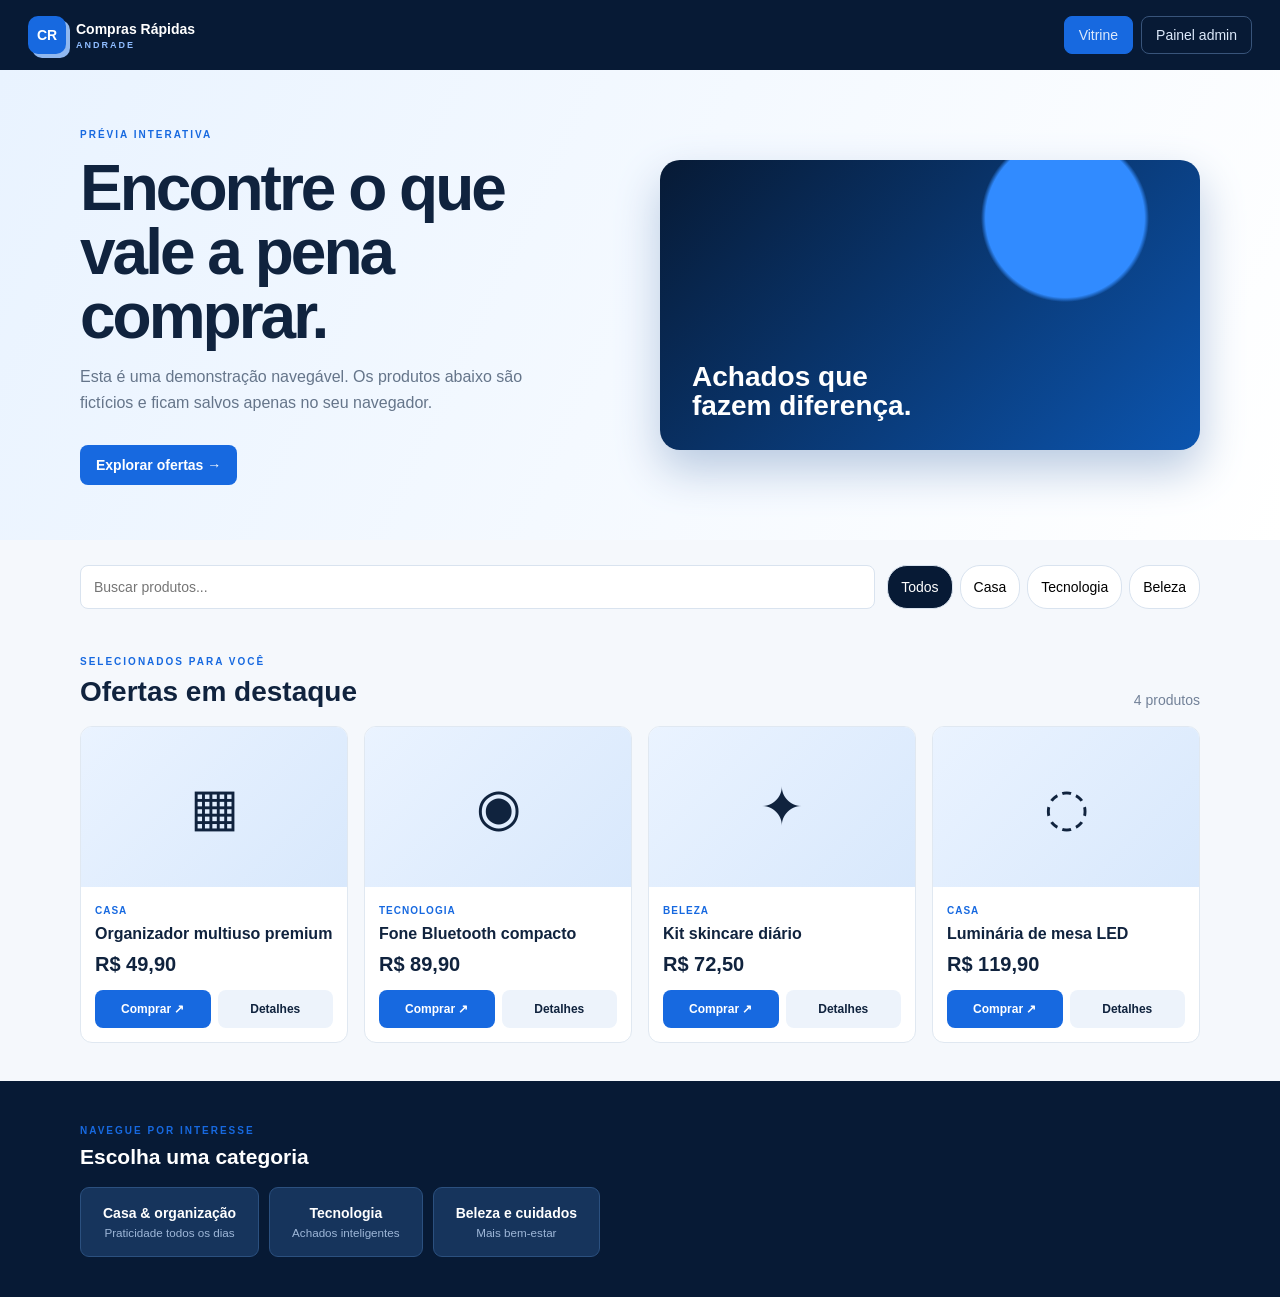
<file: demo.html>
<!doctype html>
<html lang="pt-BR">
<head>
<meta charset="utf-8"><meta name="viewport" content="width=device-width,initial-scale=1">
<title>Demo — Compras Rápidas Andrade</title>
<style>
*{box-sizing:border-box}body{margin:0;background:#f5f8fc;color:#10233e;font:14px Arial,sans-serif}button,input,textarea,select{font:inherit}button{cursor:pointer}.top{height:70px;background:#071a35;color:#fff;display:flex;align-items:center;justify-content:space-between;padding:0 28px}.logo{display:flex;align-items:center;gap:10px;font-weight:700}.logo b{display:grid;place-items:center;width:38px;height:38px;border-radius:10px;background:#1769e0;box-shadow:4px 4px #91b8ef}.top small{display:block;color:#8ebcff;font-size:9px;letter-spacing:2px;margin-top:3px}.tabs{display:flex;gap:8px}.tabs button{border:1px solid #38547a;border-radius:8px;padding:10px 14px;background:transparent;color:#dce9fb}.tabs button.active,.tabs button:hover{background:#1769e0;border-color:#1769e0}.view{display:none}.view.active{display:block}.wrap{width:min(1120px,calc(100% - 32px));margin:auto}.hero{padding:55px 0;background:linear-gradient(115deg,#e9f3ff,#fff)}.hero-grid{display:grid;grid-template-columns:1fr 1fr;gap:40px;align-items:center}.eyebrow{color:#1769e0;font-size:10px;letter-spacing:2px;font-weight:700}.hero h1{font-size:clamp(38px,5vw,65px);line-height:1;letter-spacing:-3px;margin:15px 0}.hero p{color:#65758a;font-size:16px;line-height:1.6;max-width:490px}.hero-art{height:290px;border-radius:20px;background:radial-gradient(circle at 75% 20%,#318bff 0 17%,transparent 18%),linear-gradient(135deg,#071a35,#0c55af);position:relative;overflow:hidden;box-shadow:0 20px 45px #b9cae1}.hero-art:after{content:'Achados que\A fazem diferença.';white-space:pre;position:absolute;left:32px;bottom:30px;color:#fff;font-size:28px;font-weight:700;line-height:1.02}.button{border:0;border-radius:8px;padding:12px 16px;font-weight:700}.primary{background:#1769e0;color:#fff}.ghost{background:#edf3fb;color:#10233e}.hero .button{margin-top:14px}.toolbar{padding:25px 0 5px;display:flex;gap:12px}.search{flex:1;border:1px solid #d9e3ef;border-radius:8px;padding:13px}.chips{display:flex;gap:7px;flex-wrap:wrap}.chip{border:1px solid #d9e3ef;background:#fff;border-radius:20px;padding:9px 13px}.chip.active{background:#071a35;color:#fff}.section{padding:38px 0}.heading{display:flex;justify-content:space-between;align-items:end;margin-bottom:18px}.heading h2{margin:8px 0 0;font-size:28px}.count{color:#728198}.grid{display:grid;grid-template-columns:repeat(4,1fr);gap:16px}.card{background:#fff;border:1px solid #e0e8f1;border-radius:12px;overflow:hidden;transition:.2s}.card:hover{transform:translateY(-4px);box-shadow:0 16px 35px #d9e3ef}.pic{height:160px;display:grid;place-items:center;background:linear-gradient(135deg,#eaf3ff,#d8e8fc);font-size:52px}.info{padding:14px}.tag{font-size:10px;color:#1769e0;text-transform:uppercase;letter-spacing:1px;font-weight:700}.info h3{margin:8px 0 10px;font-size:16px}.price{display:flex;align-items:baseline;gap:7px}.price b{font-size:20px}.old{text-decoration:line-through;color:#98a7b8;font-size:11px}.actions{display:flex;gap:7px;margin-top:14px}.actions button{flex:1;font-size:12px}.dark{background:#071a35;color:#fff;padding:40px 0}.dark h2{margin-top:8px}.category-list{display:flex;gap:10px;flex-wrap:wrap;margin-top:18px}.category{padding:17px 22px;background:#16345c;border:1px solid #2b507f;border-radius:9px;color:#fff}.category small{display:block;color:#9eb7d8;margin-top:5px}.admin{padding:35px 0}.adminbar{display:flex;justify-content:space-between;align-items:center;margin-bottom:22px}.adminbar h1{margin:8px 0 0;font-size:32px}.stats{display:grid;grid-template-columns:repeat(3,1fr);gap:12px;margin-bottom:18px}.stat{background:#fff;border:1px solid #e0e8f1;border-radius:10px;padding:16px}.stat span{color:#758399;font-size:12px}.stat b{display:block;font-size:25px;margin-top:7px}.adminbox{background:#fff;border:1px solid #e0e8f1;border-radius:12px;padding:20px}.form{display:grid;grid-template-columns:1fr 1fr 1fr auto;gap:10px;margin-bottom:22px}.form input{border:1px solid #d9e3ef;border-radius:7px;padding:11px}.table{width:100%;border-collapse:collapse}.table th,.table td{text-align:left;padding:12px 8px;border-bottom:1px solid #e7edf4}.mini{padding:7px 9px;border:0;border-radius:6px;margin-right:4px}.delete{color:#b73535}.backup{background:#eef5ff;padding:18px;border-radius:10px;color:#536985;line-height:1.5}.modal{display:none;position:fixed;inset:0;background:#071a3599;place-items:center;padding:18px;z-index:5}.modal.open{display:grid}.modalbox{background:#fff;border-radius:14px;padding:26px;width:min(460px,100%);box-shadow:0 25px 70px #071a3544}.modalbox h2{margin-top:0}.modalbox p{color:#65758a;line-height:1.5}.modal-actions{display:flex;gap:8px;justify-content:end}.muted{color:#718098;font-size:13px}.toast{position:fixed;bottom:20px;right:20px;background:#071a35;color:#fff;padding:13px 16px;border-radius:8px;display:none;z-index:10}.toast.show{display:block}@media(max-width:800px){.hero-grid{grid-template-columns:1fr}.grid{grid-template-columns:repeat(2,1fr)}.form{grid-template-columns:1fr 1fr}.form button{grid-column:1/-1}.top{padding:0 14px}.tabs button{padding:8px;font-size:12px}}@media(max-width:480px){.grid{gap:9px}.pic{height:120px}.info{padding:10px}.info h3{font-size:13px}.actions{flex-direction:column}.toolbar{display:block}.chips{margin-top:10px}.stats{grid-template-columns:1fr}.adminbar{align-items:start;gap:10px}.top{height:auto;padding:14px;align-items:flex-start;gap:12px;flex-direction:column}.tabs{width:100%}.tabs button{flex:1}}
</style>
<link rel="manifest" href="manifest.webmanifest"><meta name="theme-color" content="#1769e0"><link rel="apple-touch-icon" href="icon-192.png"></head>
<body>
<header class="top"><div class="logo"><b>CR</b><div>Compras Rápidas<small>ANDRADE</small></div></div><div class="tabs"><button class="tab active" data-view="store">Vitrine</button><button class="tab" data-view="admin">Painel admin</button></div></header>
<section id="store" class="view active"><div class="hero"><div class="wrap hero-grid"><div><span class="eyebrow">PRÉVIA INTERATIVA</span><h1>Encontre o que vale a pena comprar.</h1><p>Esta é uma demonstração navegável. Os produtos abaixo são fictícios e ficam salvos apenas no seu navegador.</p><button class="button primary" onclick="document.getElementById('offers').scrollIntoView()">Explorar ofertas →</button></div><div class="hero-art"></div></div></div><div class="wrap"><div class="toolbar"><input id="search" class="search" placeholder="Buscar produtos..."><div id="chips" class="chips"></div></div><section id="offers" class="section"><div class="heading"><div><span class="eyebrow">SELECIONADOS PARA VOCÊ</span><h2>Ofertas em destaque</h2></div><span id="count" class="count"></span></div><div id="products" class="grid"></div></section></div><div class="dark"><div class="wrap"><span class="eyebrow">NAVEGUE POR INTERESSE</span><h2>Escolha uma categoria</h2><div class="category-list"><button class="category" onclick="filter('Casa')"><b>Casa & organização</b><small>Praticidade todos os dias</small></button><button class="category" onclick="filter('Tecnologia')"><b>Tecnologia</b><small>Achados inteligentes</small></button><button class="category" onclick="filter('Beleza')"><b>Beleza e cuidados</b><small>Mais bem-estar</small></button></div></div></div></section>
<section id="admin" class="view"><div class="wrap admin"><div class="adminbar"><div><span class="eyebrow">PRÉVIA INTERATIVA</span><h1>Painel administrativo</h1><p class="muted">Nesta demonstração, os dados são locais. O painel real usa Supabase Auth e RLS.</p></div><button class="button primary" onclick="downloadBackup()">↓ Backup JSON</button></div><div class="stats"><div class="stat"><span>Produtos ativos</span><b id="activeStat">0</b></div><div class="stat"><span>Em destaque</span><b id="featuredStat">0</b></div><div class="stat"><span>Cliques</span><b id="clickStat">0</b></div></div><div class="adminbox"><h2>Adicionar produto de teste</h2><div class="form"><input id="newName" placeholder="Nome do produto"><input id="newCategory" placeholder="Categoria"><input id="newPrice" type="number" placeholder="Preço"><button class="button primary" onclick="addProduct()">＋ Adicionar</button></div><table class="table"><thead><tr><th>Produto</th><th>Categoria</th><th>Preço</th><th>Ações</th></tr></thead><tbody id="adminRows"></tbody></table></div><div class="backup" style="margin-top:18px"><b>Como funciona o backup real?</b><br>A versão de produção exporta produtos, categorias, links, configurações e URLs das imagens em JSON. As imagens físicas continuam no Supabase Storage.</div></div></section>
<div id="modal" class="modal"><div class="modalbox"><h2 id="modalTitle"></h2><p id="modalText"></p><div class="modal-actions"><button class="button ghost" onclick="closeModal()">Voltar</button><button id="continue" class="button primary">Continuar para comprar ↗</button></div></div></div><div id="toast" class="toast"></div>
<script>
const demoKey='cra-demo-products';let active='Todos',clicks=0;let products=JSON.parse(localStorage.getItem(demoKey)||'null')||[{id:1,name:'Organizador multiuso premium',category:'Casa',price:49.9,featured:true,emoji:'▦'},{id:2,name:'Fone Bluetooth compacto',category:'Tecnologia',price:89.9,featured:true,emoji:'◉'},{id:3,name:'Kit skincare diário',category:'Beleza',price:72.5,featured:false,emoji:'✦'},{id:4,name:'Luminária de mesa LED',category:'Casa',price:119.9,featured:false,emoji:'◌'}];
const money=n=>Number(n).toLocaleString('pt-BR',{style:'currency',currency:'BRL'});function save(){localStorage.setItem(demoKey,JSON.stringify(products))}function filter(x){active=x;render()}function render(){const q=(document.getElementById('search').value||'').toLowerCase();const cats=['Todos',...new Set(products.map(p=>p.category))];document.getElementById('chips').innerHTML=cats.map(c=>`<button class="chip ${active===c?'active':''}" onclick="filter('${c}')">${c}</button>`).join('');const list=products.filter(p=>(active==='Todos'||p.category===active)&&p.name.toLowerCase().includes(q));document.getElementById('count').textContent=list.length+' produto'+(list.length===1?'':'s');document.getElementById('products').innerHTML=list.length?list.map(p=>`<article class="card"><div class="pic">${p.emoji||'✦'}</div><div class="info"><span class="tag">${p.category}</span><h3>${p.name}</h3><div class="price"><b>${money(p.price)}</b></div><div class="actions"><button class="button primary" onclick="affiliate('${p.name}')">Comprar ↗</button><button class="button ghost" onclick="details('${p.name}')">Detalhes</button></div></div></article>`).join(''):'<p class="muted">Nenhum produto encontrado.</p>';document.getElementById('activeStat').textContent=products.length;document.getElementById('featuredStat').textContent=products.filter(p=>p.featured).length;document.getElementById('clickStat').textContent=clicks;document.getElementById('adminRows').innerHTML=products.map(p=>`<tr><td>${p.name}</td><td>${p.category}</td><td>${money(p.price)}</td><td><button class="mini ghost" onclick="toggleFeature(${p.id})">${p.featured?'Remover destaque':'Destacar'}</button><button class="mini delete" onclick="removeProduct(${p.id})">Excluir</button></td></tr>`).join('')}function affiliate(name){clicks++;render();document.getElementById('modalTitle').textContent='Você está indo para a loja parceira';document.getElementById('modalText').textContent='A compra será concluída no site do parceiro. Aproveite a oferta e confira as condições antes de finalizar.';document.getElementById('continue').onclick=()=>{closeModal();toast('Demonstração: aqui abriria o link de afiliado.');};document.getElementById('modal').classList.add('open')}function details(name){document.getElementById('modalTitle').textContent=name;document.getElementById('modalText').textContent='Aqui você verá a descrição completa, imagens e preço promocional do produto.';document.getElementById('continue').onclick=()=>closeModal();document.getElementById('modal').classList.add('open')}function closeModal(){document.getElementById('modal').classList.remove('open')}function addProduct(){const n=document.getElementById('newName').value.trim(),c=document.getElementById('newCategory').value.trim()||'Geral',p=Number(document.getElementById('newPrice').value);if(!n||!p){toast('Preencha nome e preço.');return}products.push({id:Date.now(),name:n,category:c,price:p,featured:false,emoji:'✦'});save();document.getElementById('newName').value='';document.getElementById('newCategory').value='';document.getElementById('newPrice').value='';render();toast('Produto adicionado nesta demonstração.')}function removeProduct(id){products=products.filter(p=>p.id!==id);save();render();toast('Produto removido.')}function toggleFeature(id){const p=products.find(p=>p.id===id);p.featured=!p.featured;save();render()}function downloadBackup(){const a=document.createElement('a');a.href=URL.createObjectURL(new Blob([JSON.stringify({demo:true,exported_at:new Date().toISOString(),products},null,2)],{type:'application/json'}));a.download='backup-demo-compras-rapidas.json';a.click();toast('Backup JSON baixado.')}function toast(t){const x=document.getElementById('toast');x.textContent=t;x.classList.add('show');setTimeout(()=>x.classList.remove('show'),2500)}document.getElementById('search').oninput=render;document.querySelectorAll('.tab').forEach(b=>b.onclick=()=>{document.querySelectorAll('.tab').forEach(x=>x.classList.remove('active'));b.classList.add('active');document.querySelectorAll('.view').forEach(x=>x.classList.remove('active'));document.getElementById(b.dataset.view).classList.add('active');render()});render();
</script><script src="pwa.js"></script></body></html>
</file>
